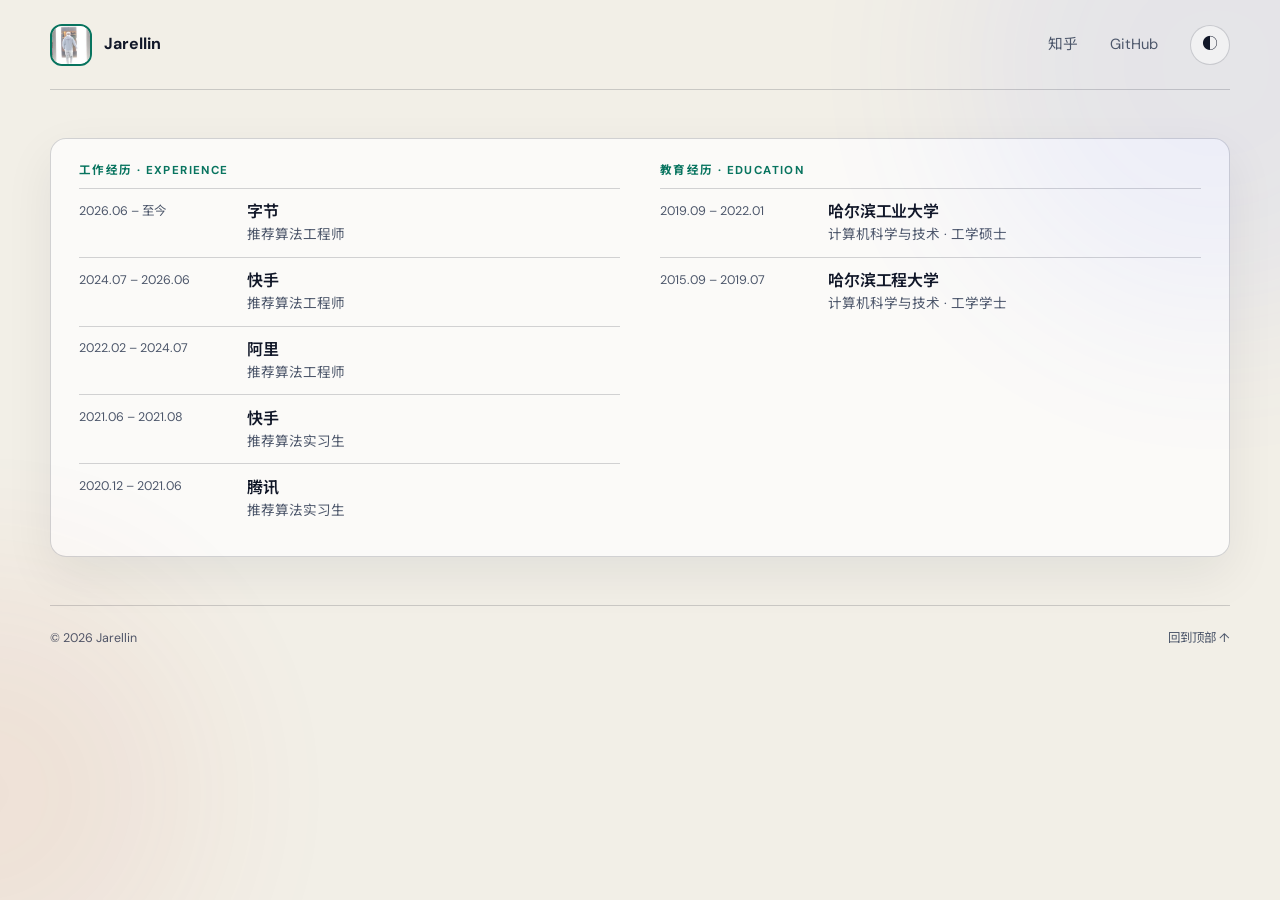
<file: index.html>
<!doctype html>
<html lang="zh-CN">
<head>
  <meta charset="utf-8"><meta name="viewport" content="width=device-width,initial-scale=1">
  <meta name="theme-color" content="#0b1020"><meta name="description" content="Jarellin 的个人主页：项目、探索与联系方式。">
  <meta property="og:type" content="website"><meta property="og:title" content="Jarellin — Developer & Builder">
  <meta property="og:description" content="Jarellin 的个人主页：公开项目、技术探索与持续学习。"><meta property="og:url" content="https://jarellin.github.io/">
  <meta property="og:image" content="https://jarellin.github.io/assets/github-avatar.jpg?v=20260816">
  <title>Jarellin — Developer & Builder</title>
  <link rel="preconnect" href="https://fonts.googleapis.com"><link rel="preconnect" href="https://fonts.gstatic.com" crossorigin>
  <link href="https://fonts.googleapis.com/css2?family=DM+Sans:wght@400;500;600;700&family=Noto+Sans+SC:wght@400;500;600;700&display=swap" rel="stylesheet">
  <link rel="stylesheet" href="/styles.css">
</head>
<body>
  <a class="skip" href="#main">跳到主要内容</a><div class="ambient a1" aria-hidden="true"></div><div class="ambient a2" aria-hidden="true"></div>
  <header><a class="brand" href="/"><img src="/assets/github-avatar.jpg?v=20260816" alt="Jarellin" width="42" height="42"><span>Jarellin</span></a><nav><a href="https://www.zhihu.com/people/jarellin" target="_blank" rel="noreferrer">知乎</a><a href="https://github.com/Jarellin" target="_blank" rel="noreferrer">GitHub</a><button class="theme" aria-label="切换配色">◐</button></nav></header>
  <main id="main">
    <section class="hero">
      <div class="hero-resume"><div class="resume-group"><p class="timeline-label">工作经历 · EXPERIENCE</p><article><span>2026.06 – 至今</span><div><h3>字节</h3><p>推荐算法工程师</p></div></article><article><span>2024.07 – 2026.06</span><div><h3>快手</h3><p>推荐算法工程师</p></div></article><article><span>2022.02 – 2024.07</span><div><h3>阿里</h3><p>推荐算法工程师</p></div></article><article><span>2021.06 – 2021.08</span><div><h3>快手</h3><p>推荐算法实习生</p></div></article><article><span>2020.12 – 2021.06</span><div><h3>腾讯</h3><p>推荐算法实习生</p></div></article></div><div class="resume-group"><p class="timeline-label">教育经历 · EDUCATION</p><article><span>2019.09 – 2022.01</span><div><h3>哈尔滨工业大学</h3><p>计算机科学与技术 · 工学硕士</p></div></article><article><span>2015.09 – 2019.07</span><div><h3>哈尔滨工程大学</h3><p>计算机科学与技术 · 工学学士</p></div></article></div></div>
    </section>
  </main>
  <footer><p>© <span id="year"></span> Jarellin</p><a href="#main">回到顶部 ↑</a></footer><script src="/site.js"></script>
</body></html>
</file>
<file: styles.css>
:root{color-scheme:dark;--bg:#0b1020;--surface:rgba(255,255,255,.055);--text:#f6f2e8;--muted:#aeb7ca;--line:rgba(255,255,255,.14);--accent:#ff6b45;--mint:#90efcf;--max:1180px}*{box-sizing:border-box}html{scroll-behavior:smooth}body{margin:0;min-width:320px;background:var(--bg);color:var(--text);font-family:"DM Sans","Noto Sans SC",sans-serif;line-height:1.65;overflow-x:hidden}a{color:inherit;text-decoration:none}button{font:inherit}.skip{position:fixed;left:1rem;top:-5rem;z-index:20;padding:.7rem 1rem;background:var(--text);color:var(--bg)}.skip:focus{top:1rem}.ambient{position:fixed;border-radius:50%;filter:blur(90px);opacity:.18;pointer-events:none}.a1{width:32rem;height:32rem;right:-12rem;top:-12rem;background:#556fff}.a2{width:26rem;height:26rem;left:-14rem;top:65%;background:var(--accent)}header,main,footer{width:min(calc(100% - 3rem),var(--max));margin-inline:auto}header{height:90px;display:flex;align-items:center;justify-content:space-between;border-bottom:1px solid var(--line);position:relative;z-index:2}.brand{display:flex;align-items:center;gap:.75rem;font-weight:700}.brand b{width:2.1rem;height:2.1rem;display:grid;place-items:center;color:var(--bg);background:var(--mint);border-radius:.45rem;transform:rotate(-6deg)}nav{display:flex;align-items:center;gap:2rem}nav a{color:var(--muted);font-size:.92rem}nav a:hover{color:var(--text)}.theme{width:2.5rem;height:2.5rem;border:1px solid var(--line);border-radius:50%;color:var(--text);background:none;cursor:pointer}.hero{min-height:calc(100vh - 90px);display:grid;grid-template-columns:1.1fr .9fr;align-items:center;gap:4rem;padding:5rem 0}.eyebrow,.kicker{color:var(--mint);font-size:.74rem;font-weight:700;letter-spacing:.18em}.eyebrow{display:flex;align-items:center;gap:.7rem}.eyebrow i{width:1.9rem;height:1px;background:var(--mint)}h1,h2,h3,p{margin-top:0}h1{margin:1.3rem 0 1.7rem;font-size:clamp(3.1rem,7vw,6.7rem);line-height:.98;letter-spacing:-.065em}h1 em,h2 em{color:var(--accent);font-style:normal}.lead{max-width:38rem;color:var(--muted);font-size:clamp(1rem,1.8vw,1.2rem)}.actions{display:flex;flex-wrap:wrap;gap:.8rem;margin-top:2.2rem}.btn{min-height:3.3rem;padding:0 1.35rem;display:inline-flex;align-items:center;border:1px solid var(--line);border-radius:999px;font-weight:600;transition:.2s}.btn:hover{transform:translateY(-2px);background:var(--surface)}.btn.primary{color:#111728;background:var(--mint);border-color:var(--mint)}.visual{position:relative;aspect-ratio:1;display:grid;place-items:center}.avatar{width:54%;aspect-ratio:1;border-radius:48% 52% 42% 58%/55% 45% 55% 45%;padding:.55rem;background:linear-gradient(135deg,var(--accent),#7f8cff,var(--mint));box-shadow:0 30px 90px #0006;animation:morph 9s ease-in-out infinite}.avatar img{width:100%;height:100%;object-fit:cover;border-radius:inherit;filter:saturate(.8) contrast(1.08)}.orbit{position:absolute;border:1px solid var(--line);border-radius:50%}.o1{inset:12%;transform:rotate(15deg)}.o2{inset:3%;border-style:dashed;animation:spin 28s linear infinite}.tag{position:absolute;padding:.45rem .8rem;border:1px solid var(--line);background:#0b1020b8;backdrop-filter:blur(8px);font-size:.66rem;letter-spacing:.16em}.t1{top:19%;right:0}.t2{bottom:20%;left:1%}.t3{bottom:5%;right:16%}.section{padding:8rem 0;border-top:1px solid var(--line)}.section-head{display:flex;align-items:end;justify-content:space-between;margin-bottom:2.8rem}.section-head h2,.about h2{margin:.5rem 0 0;font-size:clamp(2.5rem,5vw,5rem);line-height:1.05;letter-spacing:-.05em}.section-head>a,.about-copy>a,.card>a{color:var(--mint);border-bottom:1px solid}.projects{display:grid;grid-template-columns:1.35fr 1fr;gap:1rem}.card{min-height:310px;display:flex;flex-direction:column;padding:1.7rem;border:1px solid var(--line);border-radius:1rem;background:var(--surface);transition:.25s}.card:hover{transform:translateY(-5px);border-color:#90efcf88}.card.featured{grid-row:span 2;min-height:636px;background:linear-gradient(145deg,#ff6b4529,#7f8cff1f)}.card small{color:var(--muted)}.meta{display:flex;justify-content:space-between;margin:auto 0 1.4rem;color:var(--muted);font-size:.7rem;letter-spacing:.12em}.card h3{font-size:clamp(1.6rem,3vw,3.1rem);line-height:1.05;letter-spacing:-.04em}.card p{color:var(--muted);max-width:32rem}.card>a{width:max-content;margin-top:auto}.about-grid{display:grid;grid-template-columns:1fr 1fr;gap:5rem}.about-grid h2{margin:0}.about-copy{padding-top:.7rem;color:var(--muted);font-size:1.15rem}.about-copy .en{margin:2rem 0;color:var(--text);font-size:1.45rem;line-height:1.4}footer{display:flex;justify-content:space-between;gap:1rem;padding:2rem 0;border-top:1px solid var(--line);color:var(--muted);font-size:.82rem}footer p{margin:0}@keyframes spin{to{transform:rotate(360deg)}}@keyframes morph{50%{border-radius:58% 42% 55% 45%/42% 58% 42% 58%}}body.light{color-scheme:light;--bg:#f2efe7;--surface:rgba(20,26,45,.05);--text:#111728;--muted:#596174;--line:rgba(17,23,40,.15)}body.light .tag{background:#f2efe7cc}@media(prefers-reduced-motion:reduce){*{scroll-behavior:auto!important;animation:none!important;transition:none!important}}@media(max-width:820px){header,main,footer{width:min(calc(100% - 2rem),var(--max))}header{height:72px}nav{gap:1rem}nav a:first-child,nav a:nth-child(2){display:none}.hero{min-height:auto;grid-template-columns:1fr;gap:1rem;padding:4.5rem 0 5rem}.visual{max-width:29rem;width:100%;margin:auto}.section{padding:5rem 0}.section-head{align-items:start;gap:1.5rem;flex-direction:column}.projects,.about-grid{grid-template-columns:1fr;gap:1rem}.card.featured{grid-row:auto;min-height:380px}.about-grid{gap:2rem}footer{flex-direction:column}}
:root{}
.avatar span{width:100%;height:100%;display:grid;place-items:center;border-radius:inherit;background:var(--bg);font-size:clamp(6rem,14vw,11rem);font-weight:700;line-height:1;letter-spacing:-.08em;color:var(--text)}
.about-intro{max-width:34rem;margin:2rem 0;color:var(--muted);font-size:1.08rem}.profile-links{display:flex;gap:1.5rem}.profile-links a{color:var(--mint);border-bottom:1px solid}.timeline{display:grid;gap:2.5rem}.timeline-label{margin-bottom:.6rem;color:var(--mint);font-size:.68rem;font-weight:700;letter-spacing:.16em}.timeline article{display:grid;grid-template-columns:4rem 1fr;gap:1rem;padding:1.15rem 0;border-top:1px solid var(--line)}.timeline article>span{padding-top:.25rem;color:var(--muted);font-size:.75rem}.timeline article h3{margin:0 0 .15rem;font-size:1.15rem;letter-spacing:-.02em}.timeline article p{margin:0;color:var(--muted);font-size:.9rem}@media(max-width:820px){.profile-links{margin-bottom:2rem}.timeline article{grid-template-columns:3.5rem 1fr}nav{gap:.8rem}nav a{font-size:.82rem}}

/* Compact profile layout */
.hero{min-height:auto;grid-template-columns:1.25fr .75fr;gap:3rem;padding:4.25rem 0 4.75rem}.hero h1{font-size:clamp(3rem,5.2vw,5rem);line-height:1.02}.visual{max-width:390px;justify-self:end}.lead{font-size:1.02rem;max-width:35rem}.section{padding:4.75rem 0}.section-head{margin-bottom:1.8rem}.section-head h2,.about h2{font-size:clamp(2.2rem,3.5vw,3.5rem)}.projects{grid-template-columns:repeat(3,1fr)}.card,.card.featured{grid-row:auto;min-height:260px;padding:1.35rem}.card h3{font-size:clamp(1.35rem,2vw,1.8rem)}.card p{font-size:.9rem;line-height:1.55}.meta{margin:2.2rem 0 1rem}.about-grid{gap:4rem}.about-intro{margin:1.4rem 0;font-size:1rem}.timeline{grid-template-columns:1.15fr .85fr;gap:2rem}.timeline article{padding:.8rem 0}.timeline article h3{font-size:1rem}.timeline article p{font-size:.82rem}
@media(max-width:820px){.hero{grid-template-columns:1fr;padding:3.2rem 0}.hero h1{font-size:clamp(2.8rem,13vw,4rem)}.visual{width:min(82%,320px);justify-self:center}.section{padding:3.5rem 0}.section-head h2,.about h2{font-size:2.35rem}.projects{grid-template-columns:1fr}.card,.card.featured{min-height:0;padding:1.2rem}.meta{margin:1.35rem 0 .8rem}.card p{margin-bottom:1rem}.about-grid{gap:2rem}.timeline{grid-template-columns:1fr;gap:1.8rem}}
@media(max-width:820px){.hero{gap:.5rem;padding:2.75rem 0}.hero h1{font-size:clamp(2.6rem,12vw,3.35rem);margin:1rem 0 1.25rem}.lead{font-size:.95rem}.actions{margin-top:1.5rem}.visual{width:min(58%,220px)}.tag{font-size:.55rem;padding:.3rem .55rem}.section{padding:3rem 0}.projects{gap:.65rem}.card,.card.featured{min-height:122px;padding:1rem}.card small{display:none}.card .meta{margin:0 0 .55rem}.card h3{margin-bottom:.65rem;font-size:1.2rem}.card p{display:none}.card>a{font-size:.85rem}.about-intro{font-size:.94rem}.timeline{gap:1.35rem}.timeline article{padding:.65rem 0}}

/* Single-screen profile */
.hero{min-height:calc(100vh - 155px);grid-template-columns:minmax(340px,1fr) minmax(400px,1.18fr) minmax(220px,.65fr);grid-template-areas:"intro resume visual";gap:2.4rem;padding:3rem 0}.intro{grid-area:intro}.hero-resume{grid-area:resume;display:grid;grid-template-columns:1fr 1fr;gap:1.6rem;padding:1.35rem;border:1px solid var(--line);border-radius:1rem;background:var(--surface)}.visual{grid-area:visual;width:100%;max-width:280px}.hero h1{font-size:clamp(3rem,4.4vw,4.4rem);margin:1rem 0 1.35rem}.hero-resume article{display:grid;grid-template-columns:3.1rem 1fr;gap:.65rem;padding:.65rem 0;border-top:1px solid var(--line)}.hero-resume article>span{padding-top:.15rem;color:var(--muted);font-size:.7rem}.hero-resume article h3{margin:0 0 .1rem;font-size:.93rem;line-height:1.35;letter-spacing:-.01em}.hero-resume article p{margin:0;color:var(--muted);font-size:.75rem}.hero-resume .timeline-label{margin-bottom:.45rem}footer{padding:1.35rem 0}
@media(max-width:1050px){.hero{grid-template-columns:1fr .7fr;grid-template-areas:"intro visual" "resume resume";min-height:auto}.hero-resume{margin-top:.75rem}.visual{justify-self:center}}
@media(max-width:650px){.hero{grid-template-columns:1fr;grid-template-areas:"intro" "resume" "visual";gap:1.5rem;padding:2.5rem 0}.hero-resume{grid-template-columns:1fr;padding:1rem;gap:1.25rem}.visual{width:min(54%,190px)}footer p:nth-child(2){display:none}}

/* Balanced résumé layout */
.brand img{width:42px;height:42px;object-fit:cover;border-radius:12px;border:2px solid var(--mint)}.hero{min-height:calc(100vh - 155px);grid-template-columns:minmax(300px,.72fr) minmax(560px,1.28fr);grid-template-areas:"intro resume";align-items:center;gap:clamp(3rem,6vw,6rem);padding:2.5rem 0}.hero h1{font-size:clamp(2.8rem,3.9vw,3.8rem);line-height:1.02;margin:1rem 0 1.3rem}.intro{max-width:430px}.lead{max-width:30rem}.hero-resume{display:grid;grid-template-columns:1fr;gap:1.6rem;padding:1.7rem 2rem}.hero-resume article{grid-template-columns:9.2rem 1fr;gap:1.25rem;padding:.65rem 0}.hero-resume article>span{white-space:nowrap;font-size:.72rem}.hero-resume article h3{font-size:1rem}.hero-resume article p{font-size:.8rem}.hero-resume .timeline-label{font-size:.7rem}.visual{display:none}
@media(max-width:950px){.hero{grid-template-columns:1fr;grid-template-areas:"intro" "resume";align-items:start;gap:2rem;min-height:auto}.intro{max-width:600px}.hero-resume{margin-top:0}}
@media(max-width:650px){.brand img{width:38px;height:38px;border-radius:10px}.hero{grid-template-areas:"intro" "resume";padding:2.25rem 0}.hero h1{font-size:2.65rem}.hero-resume{padding:1rem;gap:1.35rem}.hero-resume article{grid-template-columns:1fr;gap:.2rem;padding:.65rem 0}.hero-resume article>span{font-size:.68rem}.actions{gap:.55rem}.btn{padding:0 1rem}}

/* Vertical layout and unified type scale */
body{font-size:16px}.hero{min-height:auto;grid-template-columns:1fr;grid-template-areas:"intro" "resume";align-items:start;gap:2.25rem;padding:3.25rem 0}.intro{max-width:none;display:grid;grid-template-columns:minmax(0,1.25fr) minmax(280px,.75fr);grid-template-areas:"eyebrow eyebrow" "title lead" "title actions";column-gap:4rem;align-items:start}.intro .eyebrow{grid-area:eyebrow;margin-bottom:1rem}.intro h1{grid-area:title;margin:0;font-size:clamp(2.1rem,3.2vw,2.75rem);line-height:1.15;letter-spacing:-.04em}.intro .lead{grid-area:lead;margin:0;font-size:1rem;line-height:1.7}.intro .actions{grid-area:actions;margin-top:1rem}.hero-resume{grid-area:resume;grid-template-columns:minmax(0,1.25fr) minmax(0,.75fr);gap:2.5rem;padding:1.5rem 1.75rem}.hero-resume .timeline-label{margin:0 0 .55rem;font-size:.72rem;line-height:1.4;letter-spacing:.12em}.hero-resume article{grid-template-columns:9.4rem 1fr;gap:1.1rem;padding:.7rem 0}.hero-resume article>span{padding-top:.1rem;font-size:.78rem;line-height:1.5}.hero-resume article h3{margin:0 0 .12rem;font-size:1rem;line-height:1.45;font-weight:600}.hero-resume article p{font-size:.85rem;line-height:1.5}.btn{min-height:2.85rem;font-size:.9rem}footer{font-size:.78rem}
@media(max-width:760px){.hero{gap:1.75rem;padding:2.4rem 0}.intro{grid-template-columns:1fr;grid-template-areas:"eyebrow" "title" "lead" "actions";row-gap:.8rem}.intro .eyebrow{margin-bottom:0}.intro h1{font-size:2.05rem}.intro .actions{margin-top:.3rem}.hero-resume{grid-template-columns:1fr;gap:1.5rem;padding:1rem}.hero-resume article{grid-template-columns:8.4rem 1fr}.hero-resume article>span{font-size:.74rem}}
@media(max-width:430px){.hero-resume article{grid-template-columns:1fr;gap:.18rem}.intro h1{font-size:1.95rem}}
:root{}
.intro h1{font-size:clamp(2rem,2.8vw,2.4rem);letter-spacing:-.035em}@media(max-width:760px){.intro h1{font-size:1.95rem}}@media(max-width:430px){.intro h1{font-size:1.9rem}}
.hero{grid-template-areas:"resume";grid-template-rows:auto;gap:0;padding:3rem 0}.hero-resume{width:100%}footer{justify-content:space-between}
@media(max-width:760px){.hero{grid-template-areas:"resume";padding:2rem 0}}
.hero-resume{grid-template-columns:repeat(2,minmax(0,1fr))}
body.light{--mint:#08745f;--accent:#c84428;--muted:#4c566a;--line:rgba(17,23,40,.18)}body.light .hero-resume{background:rgba(255,255,255,.7);border-color:rgba(17,23,40,.18);box-shadow:0 18px 50px rgba(17,23,40,.07)}body.light .ambient{opacity:.08}body.light .theme{background:rgba(255,255,255,.45)}
@media(max-width:760px){.hero-resume{grid-template-columns:1fr}}
</file>
